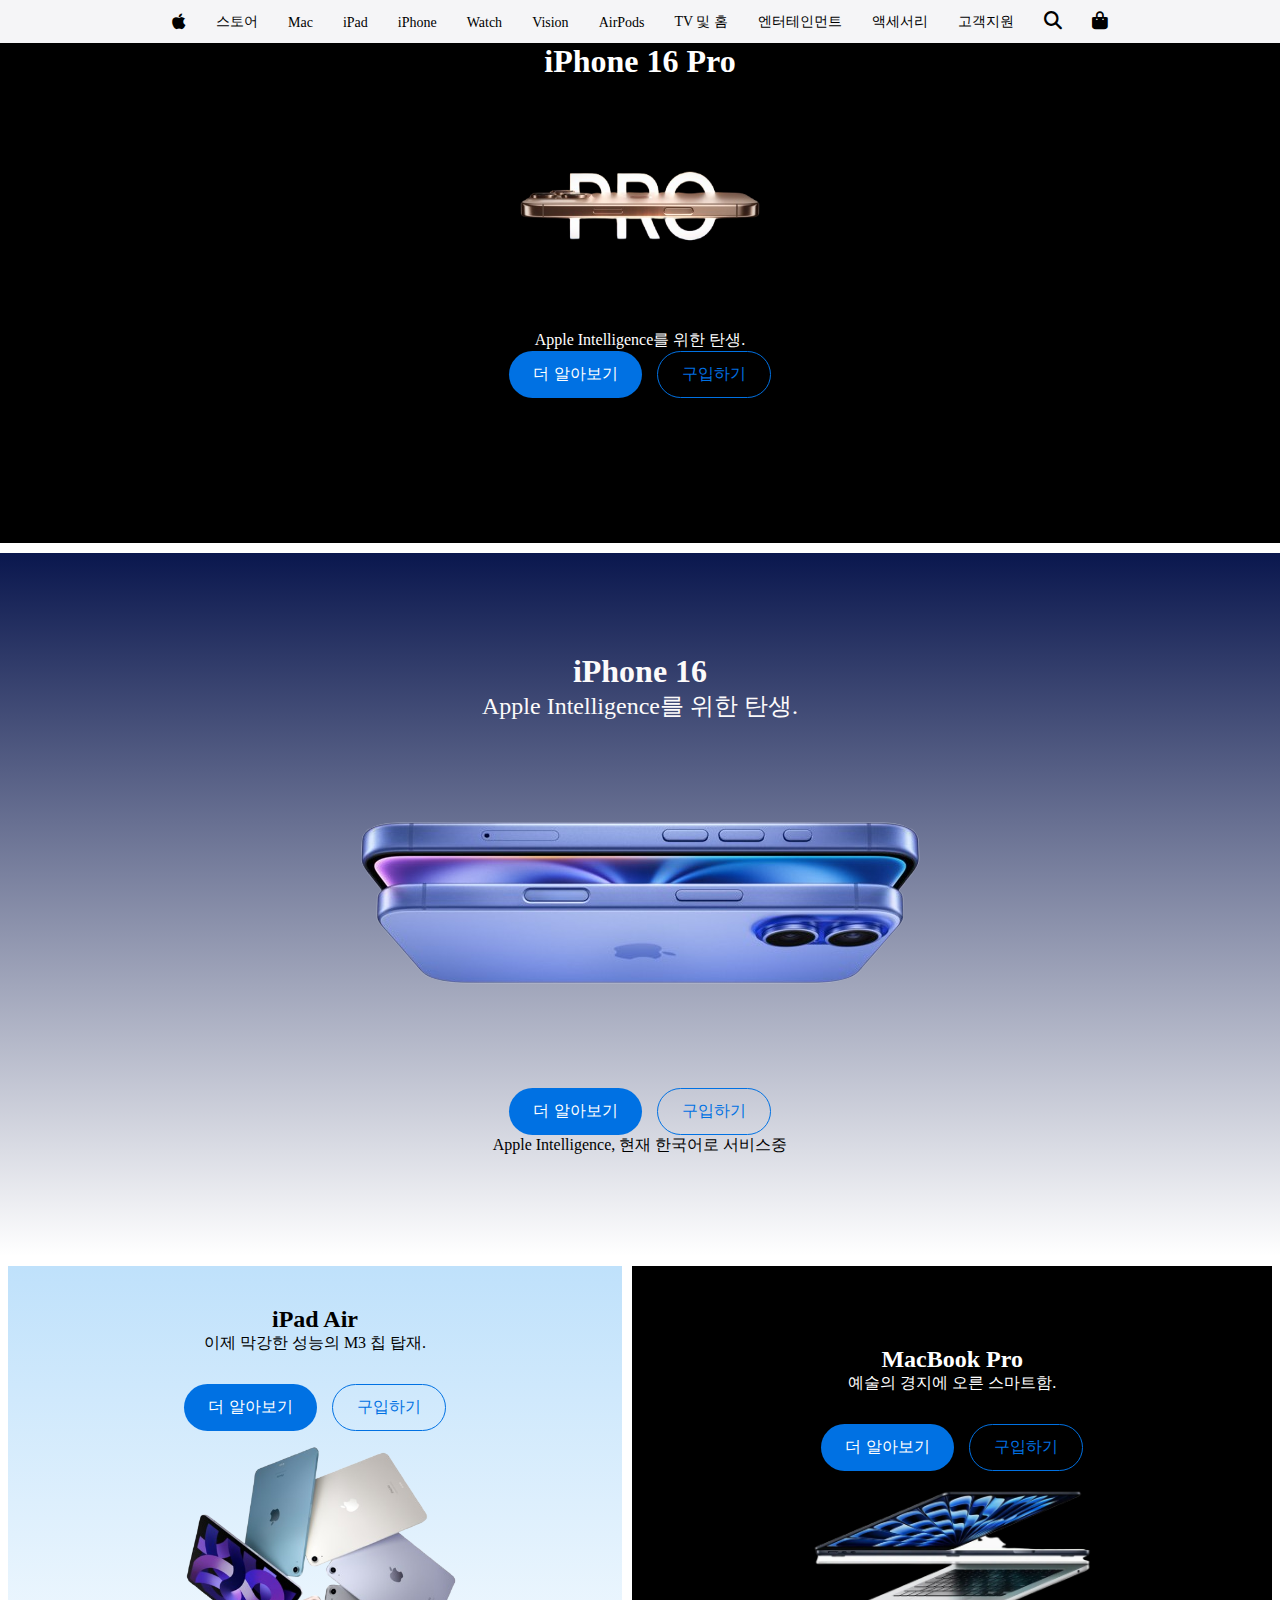
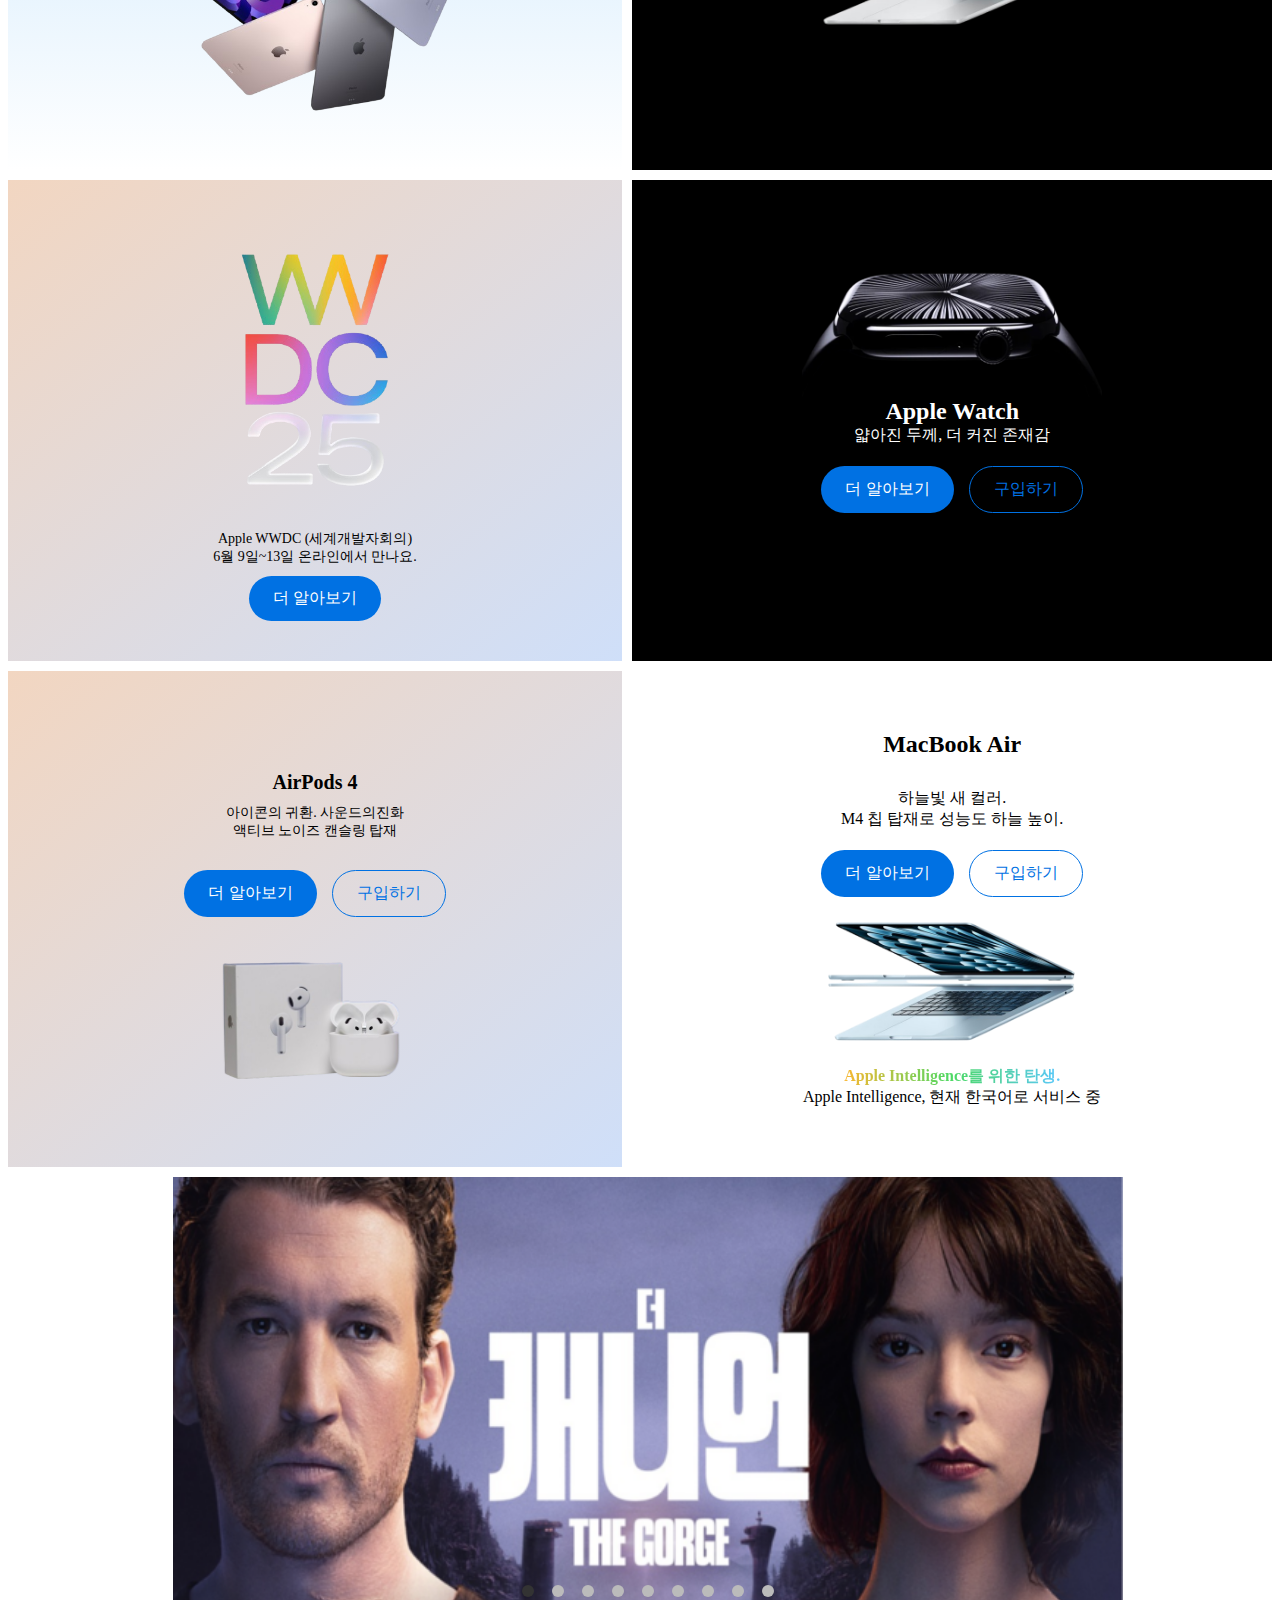
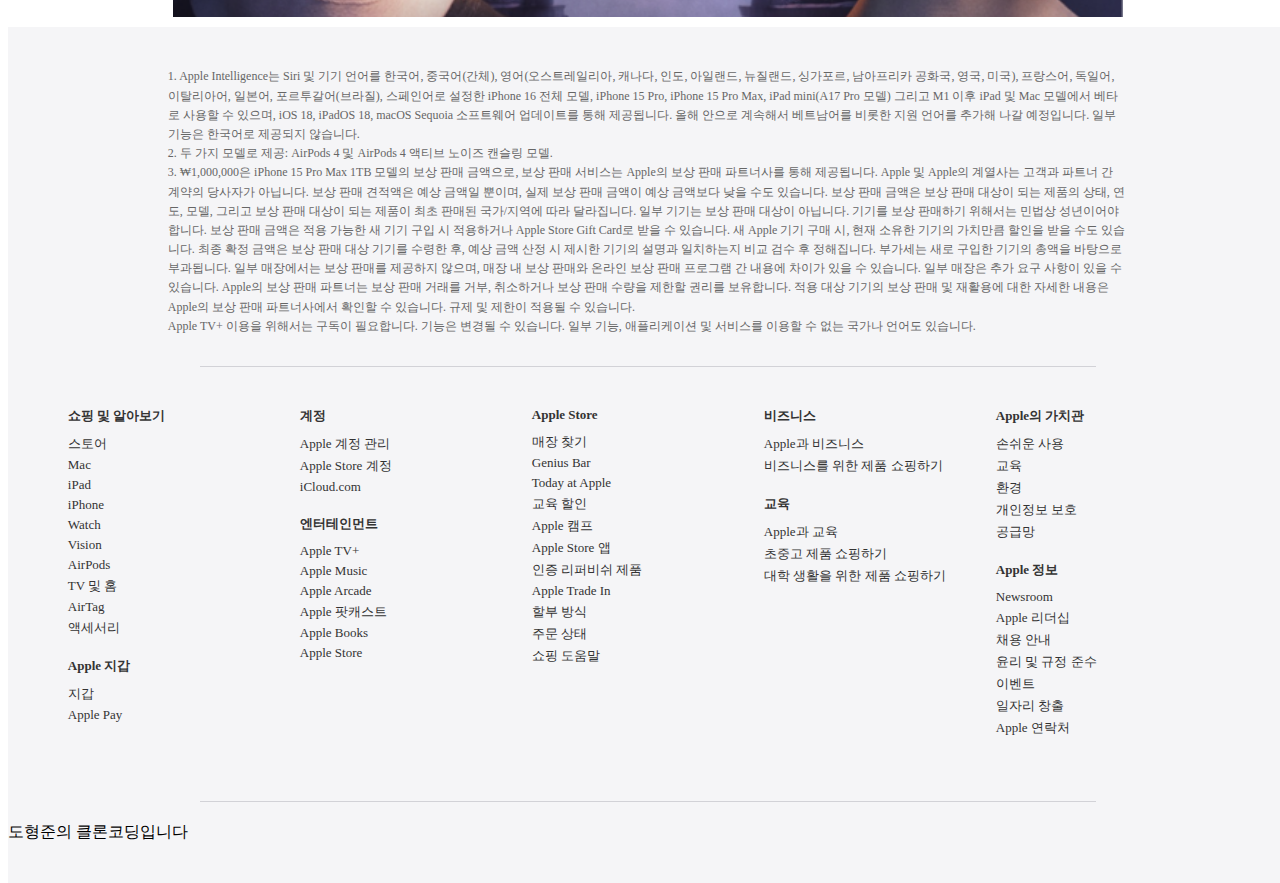
<file: clone/index.html>
<!DOCTYPE html>
<html lang="en">
<head>
    <meta charset="UTF-8">
    <meta name="viewport" content="width=device-width, initial-scale=1.0">
    <title>Document</title>
    <link href="클론.css" rel="stylesheet">
    <link rel="stylesheet" href="https://cdnjs.cloudflare.com/ajax/libs/font-awesome/6.5.0/css/all.min.css">

</head>
<body>
    <nav class="apple-nav">
        <ul class="nav-menu">
            <i class="fa-brands fa-apple"></i>
            <li><a href="#">스토어</a></li>
            <li><a href="#">Mac</a></li>
            <li><a href="#">iPad</a></li>
            <li><a href="#">iPhone</a></li>
            <li><a href="#">Watch</a></li>
            <li><a href="#">Vision</a></li>
            <li><a href="#">AirPods</a></li>
            <li><a href="#">TV 및 홈</a></li>
            <li><a href="#">엔터테인먼트</a></li>
            <li><a href="#">액세서리</a></li>
            <li><a href="#">고객지원</a></li>
            <li><a href="#"><i class="fas fa-search"></i></a></li>
            <li><a href="#"><i class="fas fa-shopping-bag"></i></a></li>
        </ul>
    </nav>
<div class="first">
<h1 class="first-pa">iPhone 16 Pro</h1>
<img src="first.png" class="first-image">
<p class="first-AI">Apple Intelligence를 위한 탄생.</p>
<div class="button-box">
    <button class="btn blue">더 알아보기</button>
    <button class="btn outline">구입하기</button>
  </div>
</div>
<div class="gap"></div>
<div class="secound">
    <h1 class="sec-pa">iPhone 16</h1>
    <p class="Sec-AI">Apple Intelligence를 위한 탄생.</p>
    <img src="10.png" class="secound-img">
    <div class="button-box">
        <button class="btn blue">더 알아보기</button>
        <button class="btn outline">구입하기</button>
        
        
    </div>
      <p class="sec-last">Apple Intelligence, 현재 한국어로 서비스중</p>
    
</div>    
<div class="gap"></div>

<section class="grid-wrap">
  
  <div class="fir">
    <h2>iPad Air</h2>
    <p>이제 막강한 성능의 M3 칩 탑재.</p>
    <div class="button-box">
      <button class="btn blue"style="margin-top: 30px;" >더 알아보기</button>
      <button class="btn outline"style="margin-top: 30px;">구입하기</button>
    </div>
    <img src="ipad.png" class="air-img">
  </div>

  
  <div class="bookpro">
    <h2 class="propara" style="margin-top: 40px;">MacBook Pro</h2>
    <p class="main">예술의 경지에 오른 스마트함.</p>
    <div class="button-box">
      <button class="btn blue" style="margin-top: 30px;">더 알아보기</button>
      <button class="btn outline" style="margin-top: 30px;">구입하기</button>
    </div>
    <img src="mac.png" class="mac-img">
  </div>

 
  <div class="grid-card">
    <img src="wwwdc.png" class="air-img">
    <p>Apple WWDC (세계개발자회의)<br>6월 9일~13일 온라인에서 만나요.</p>
    <div class="button-box">
      <button class="btn blue">더 알아보기</button>
    </div>
  </div>

  <div class="bookpro">
    <img src="watch.png" class="mac-img">
    <h2 style="text-align: center;">Apple Watch</h2>
    <p style="text-align: center;">얇아진 두께, 더 커진 존재감</p>
    <div class="button-box">
      <button class="btn blue" style="margin-top: 20px;">더 알아보기</button>
      <button class="btn outline" style="margin-top: 20px;">구입하기</button>
    </div>
  </div>

  
  <div class="grid-card">
    <h2 style="margin-top: 60px;">AirPods 4</h2>
    <p>아이콘의 귀환. 사운드의진화<br>액티브 노이즈 캔슬링 탑재</p>
    <div class="button-box">
      <button class="btn blue" style="margin-top: 20px;">더 알아보기</button>
      <button class="btn outline" style="margin-top: 20px;">구입하기</button>
    </div>
    <img src="airpods.png" class="air-img" >
  </div>

  <div class="macbook-img">
    <h2 class="propara"style="margin-top: 20px;">MacBook Air</h2>
    <p class="main" style="margin-top: 30px;">하늘빛 새 컬러.<br>M4 칩 탑재로 성능도 하늘 높이.</p>
    <div class="button-box">
      <button class="btn blue" style="margin-top: 20px;">더 알아보기</button>
      <button class="btn outline" style="margin-top: 20px;">구입하기</button>
    </div>
    <img src="macair.png" class="mac-img">
    <p class="gradient-text">Apple Intelligence를 위한 탄생.</p>
    <p style="text-align: center;">Apple Intelligence, 현재 한국어로 서비스 중</p>
  </div>
  <div class="carousel">
    <div class="slides">
      <div class="slide"><img src="p1.png" alt="" /></div>
      <div class="slide"><img src="p2.png" alt="" /></div>
      <div class="slide"><img src="p3.png" alt="" /></div>
      <div class="slide"><img src="p4.png" alt="" /></div>
      <div class="slide"><img src="p5.png" alt="" /></div>
      <div class="slide"><img src="p6.png" alt="" /></div>
      <div class="slide"><img src="p7.png" alt="" /></div>
      <div class="slide"><img src="p8.png" alt="" /></div>
      <div class="slide"><img src="p9.png" alt="" /></div>
      
    </div>
    <button class="next">▶</button>
    <div class="dots">
      <span class="dot active" data-index="0"></span>
      <span class="dot" data-index="1"></span>
      <span class="dot" data-index="2"></span>
      <span class="dot" data-index="3"></span>
      <span class="dot" data-index="4"></span>
      <span class="dot" data-index="5"></span>
      <span class="dot" data-index="6"></span>
      <span class="dot" data-index="7"></span>
      <span class="dot" data-index="8"></span>
    </div>
  </div>
  <section class="footer-wrap">
  <div class="footer-inner">
    <div class="footer-desc">
     <p>
      1. Apple Intelligence는 Siri 및 기기 언어를 한국어, 중국어(간체), 영어(오스트레일리아, 캐나다, 인도, 아일랜드, 뉴질랜드, 싱가포르, 남아프리카 공화국, 영국, 
      미국), 프랑스어, 독일어, 이탈리아어, 일본어, 포르투갈어(브라질), 스페인어로 설정한 iPhone 16 전체 모델, iPhone 15 Pro, iPhone 15 Pro Max, 
      iPad mini(A17 Pro 모델) 그리고 M1 이후 iPad 및 Mac 모델에서 베타로 사용할 수 있으며, iOS 18, iPadOS 18, macOS Sequoia 
      소프트웨어 업데이트를 통해 제공됩니다. 올해 안으로 계속해서 베트남어를 비롯한 지원 언어를 추가해 나갈 예정입니다. 일부 기능은 한국어로 제공되지 않습니다.<br>
      2. 두 가지 모델로 제공: AirPods 4 및 AirPods 4 액티브 노이즈 캔슬링 모델.<br>
      3. ₩1,000,000은 iPhone 15 Pro Max 1TB 모델의 보상 판매 금액으로, 보상 판매 서비스는 Apple의 보상 판매 파트너사를 통해 제공됩니다. Apple 및 Apple의 계열사는 고객과 파트너 간 계약의 당사자가 아닙니다. 보상 판매 견적액은 예상 금액일 뿐이며, 실제 보상 판매 금액이 예상 금액보다 낮을 수도 있습니다. 보상 판매 금액은 보상 판매 대상이 되는 제품의 상태, 연도, 모델, 그리고 보상 판매 대상이 되는 제품이 최초 판매된 국가/지역에 따라 달라집니다. 일부 기기는 보상 판매 대상이 아닙니다. 기기를 보상 판매하기 위해서는 민법상 성년이어야 합니다. 
      보상 판매 금액은 적용 가능한 새 기기 구입 시 적용하거나 Apple Store Gift Card로 받을 수 있습니다. 
      새 Apple 기기 구매 시, 현재 소유한 기기의 가치만큼 할인을 받을 수도 있습니다. 최종 확정 금액은 보상 판매 대상 기기를 수령한 후, 
      예상 금액 산정 시 제시한 기기의 설명과 일치하는지 비교 검수 후 정해집니다. 부가세는 새로 구입한 기기의 총액을 바탕으로 부과됩니다. 
      일부 매장에서는 보상 판매를 제공하지 않으며, 매장 내 보상 판매와 온라인 보상 판매 프로그램 간 내용에 차이가 있을 수 있습니다. 
      일부 매장은 추가 요구 사항이 있을 수 있습니다. Apple의 보상 판매 파트너는 보상 판매 거래를 거부, 취소하거나 보상 판매 수량을 제한할 권리를 보유합니다.
       적용 대상 기기의 보상 판매 및 재활용에 대한 자세한 내용은 Apple의 보상 판매 파트너사에서 확인할 수 있습니다. 규제 및 제한이 적용될 수 있습니다.<br>
       Apple TV+ 이용을 위해서는 구독이 필요합니다.
      기능은 변경될 수 있습니다. 일부 기능, 애플리케이션 및 서비스를 이용할 수 없는 국가나 언어도 있습니다.

    
    </div>
      
    </div>
    <div class="last-line"></div>
    <div class="footer-links">
      <div class="column">
        <strong>쇼핑 및 알아보기</strong>
        <a href="#">스토어</a>
        <a href="#">Mac</a>
        <a href="#">iPad</a>
        <a href="#">iPhone</a>
        <a href="#">Watch</a>
        <a href="#">Vision</a>
        <a href="#">AirPods</a>
        <a href="#">TV 및 홈</a>
        <a href="#">AirTag</a>
        <a href="#">액세서리</a>
        <br>
        <strong>Apple 지갑</strong>
        <a href="#">지갑</a>
        <a href="#">Apple Pay</a>
      </div>
    
      <div class="column">
        <strong>계정</strong>
        <a href="#">Apple 계정 관리</a>
        <a href="#">Apple Store 계정</a>
        <a href="#">iCloud.com</a>
        <br>
        <strong>엔터테인먼트</strong>
        <Apple href="#"><Apple One></a>
        <a href="#">Apple TV+</a>
        <a href="#">Apple Music</a>
        <a href="#">Apple Arcade</a>
        <a href="#">Apple 팟캐스트</a>
        <a href="#">Apple Books</a>
        <a href="#">Apple Store</a>
      </div>
   
    
      <div class="column">
        <strong>Apple Store</strong>
        <a href="#">매장 찾기</a>
        <a href="#">Genius Bar</a>
        <a href="#">Today at Apple</a>
        <a href="#">교육 할인</a>
        <a href="#">Apple 캠프</a>
        <a href="#">Apple Store 앱</a>
        <a href="#">인증 리퍼비쉬 제품</a>
        <a href="#">Apple Trade In</a>
        <a href="#">할부 방식</a>
        <a href="#">주문 상태</a>
        <a href="#">쇼핑 도움말</a>

      </div>
    
      <div class="column">
        <strong>비즈니스</strong>
        <a href="#">Apple과 비즈니스</a>
        <a href="#">비즈니스를 위한 제품 쇼핑하기</a>
        <br>
        <strong>교육</strong>
        <a href="#">Apple과 교육</a>
        <a href="#">초중고 제품 쇼핑하기</a>
        <a href="#">대학 생활을 위한 제품 쇼핑하기</a>
      </div>
    
      <div class="column">
        <strong>Apple의 가치관</strong>
        <a href="#">손쉬운 사용</a>
        <a href="#">교육</a>
        <a href="#">환경</a>
        <a href="#">개인정보 보호</a>
        <a href="#">공급망</a>
        <br>
        <strong>Apple 정보</strong>
        <a href="#">Newsroom</a>
        <a href="#">Apple 리더십</a>
        <a href="#">채용 안내</a>
        <a href="#">윤리 및 규정 준수</a>
        <a href="#">이벤트</a>
        <a href="#">일자리 창출</a>
        <a href="#">Apple 연락처</a>
      </div>
    </div>
    <div class="last-line"></div>
    </div>
    <p style="margin-top: 20px;">도형준의 클론코딩입니다</ps>
  </section>
   
  <script src="clone.js"></script>
  
</body>
</html>
</file>
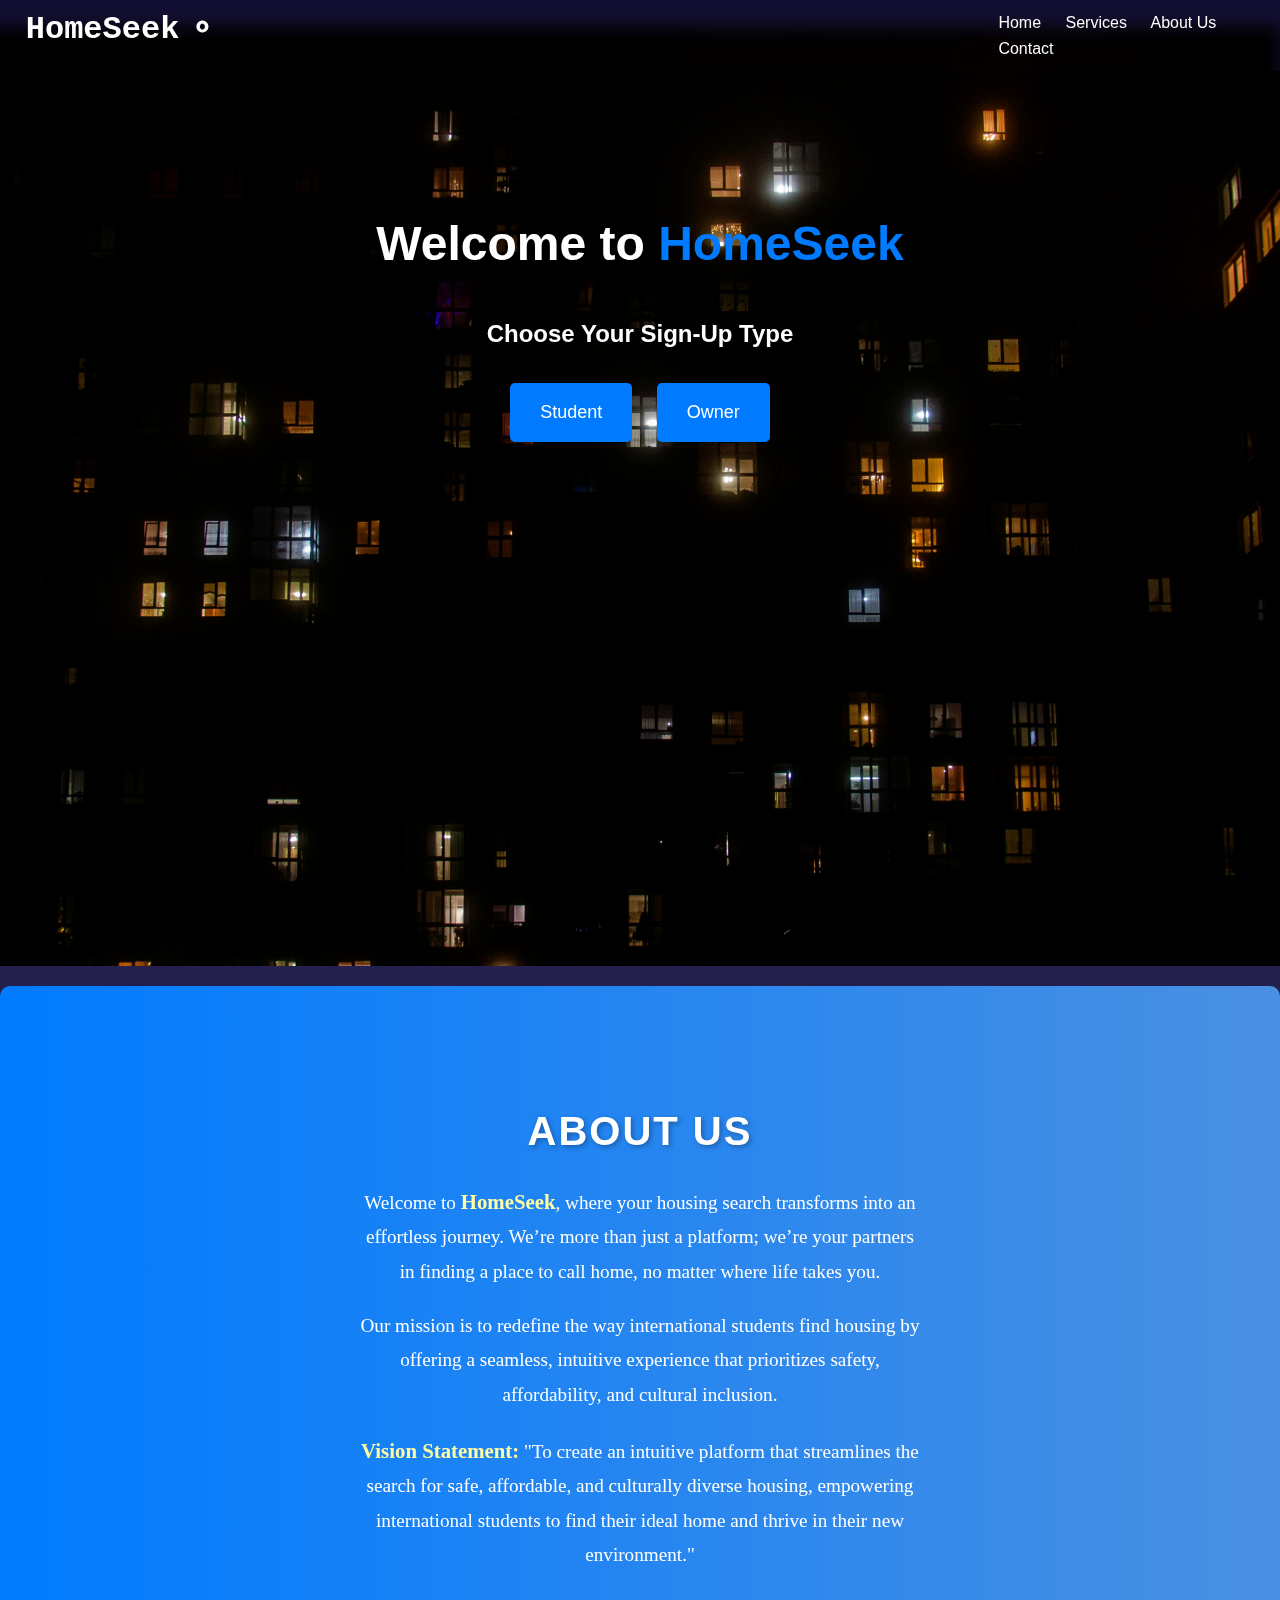
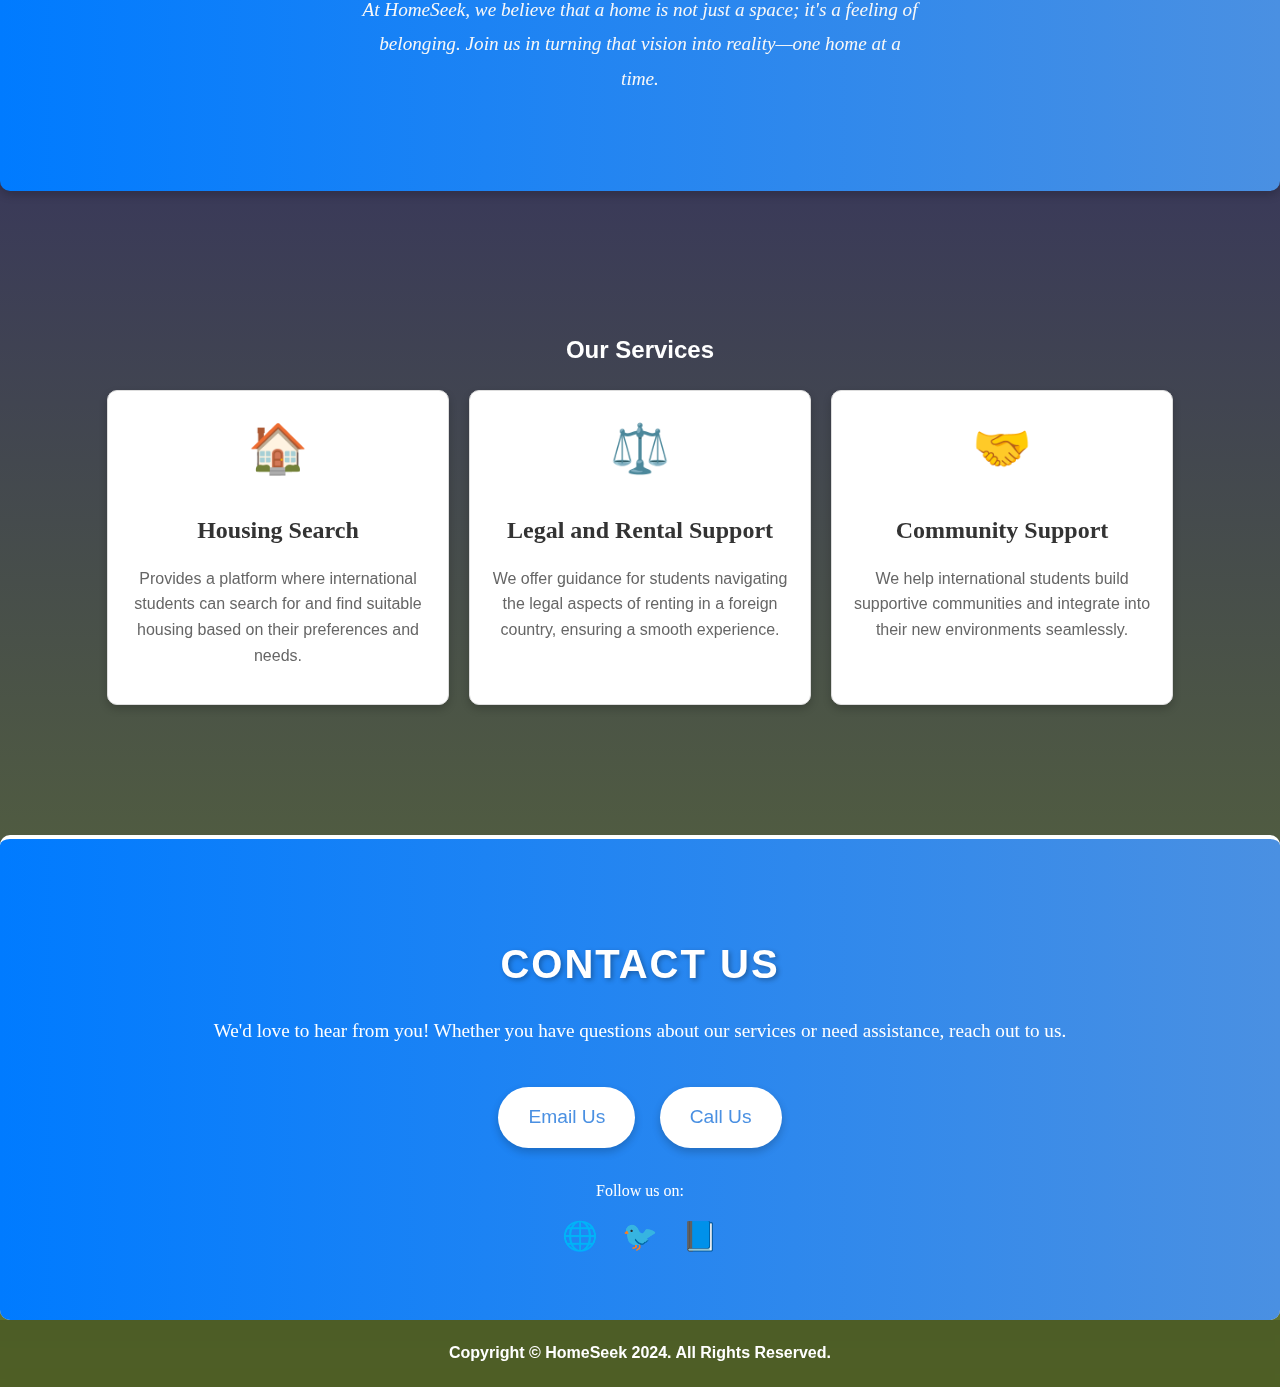
<file: Homepage/index.html>
<!DOCTYPE html>
<html lang="en">

<head>
    <title>Welcome to HomeSeek</title>
    <link rel="stylesheet" type="text/css" href="home.css">
    <script type="text/javascript" src="signin.js"></script>
    <link rel="icon" href= "./Logo/Logo.png" type="image/x-icon" />
</head>

<body>

    <!-- Navigation Bar -->
    <nav class="nav">
        <h1 class="hs">HomeSeek &#9900;</h1>
        <a href="index.html">Home</a>
        <a href="#services">Services</a>
        <a href="#about">About Us</a>
        <a href="#contact">Contact</a>
    </nav>

    <br>
    <!-- Main Content -->
    <div class="content" style="background: url('dark.jpg') no-repeat center center/cover; height: 100vh;">
        <br>
        <section class="hero">
            <div class="hero-content">
                <br><br><br><br>
                <h1>Welcome to <span>HomeSeek</span></h1>

                <div class="login-options">
                    <h2 class="choose">Choose Your Sign-Up Type</h2>

                    <!-- Login options -->
                    <div class="login-buttons">
                        <a href="./LoginPages/studentindex.html" class="button student-btn">Student</a>
                        <a href="./LoginPages/owner.html" class="button owner-btn">Owner</a>
                    </div>
                </div>
            </div>

        </section>



    </div>
    <!--About Us-->
    <section id="about" class="about-us">
        <h2>About Us</h2>
        <p><p>Welcome to <b>HomeSeek</b>, where your housing search transforms into an effortless journey. We’re more than just a platform; we’re your partners in finding a place to call home, no matter where life takes you.</p>
        <p>Our mission is to redefine the way international students find housing by offering a seamless, intuitive experience that prioritizes safety, affordability, and cultural inclusion.</p>
        <p><b>Vision Statement:</b> "To create an intuitive platform that streamlines the search for safe, affordable, and culturally diverse housing, empowering international students to find their ideal home and thrive in their new environment."</p>
        <p>At HomeSeek, we believe that a home is not just a space; it's a feeling of belonging. Join us in turning that vision into reality—one home at a time.</p>
    </section>
        
    </section>

    <!-- Services Section -->
    <section id="services" class="section">
        <h2 class="ourser">Our Services</h2>
        <div class="service-cards">
            <div class="card">
                <div class="card-icon">🏠</div>
                    <h3>Housing Search</h3>
                    <p>Provides a platform where international students can search for and find suitable housing based on their preferences and needs.</p>
                </div>
            <div class="card">
                <div class="card-icon">⚖️</div>
                    <h3>Legal and Rental Support</h3>
                    <p>We offer guidance for students navigating the legal aspects of renting in a foreign country, ensuring a smooth experience.</p>
                </div>
            <div class="card">
                <div class="card-icon">🤝</div>
                    <h3>Community Support</h3>
                    <p>We help international students build supportive communities and integrate into their new environments seamlessly.</p>
            </div>
        </div>
    </section>

    <!--Contact-->
    <section id="contact" class="section contact-us">
        <h2>Contact Us</h2>
        <p>We'd love to hear from you! Whether you have questions about our services or need assistance, reach out to us.</p>
        <div class="contact-options">
            <a href="mailto:info@mycompany.com" class="btn contact-btn">Email Us</a>
            <a href="tel:+1234567890" class="btn contact-btn">Call Us</a>
        </div>
        <div class="social-links">
            <p>Follow us on:</p>
            <a href="#" class="social-icon">🌐</a>
            <a href="#" class="social-icon">🐦</a>
            <a href="#" class="social-icon">📘</a>
        </div>
    </section>

    <!-- Footer -->
    <footer class="footer">
        <h1>Copyright &copy; HomeSeek 2024. All Rights Reserved.</h1>
    </footer>
</body>

</html>
</file>
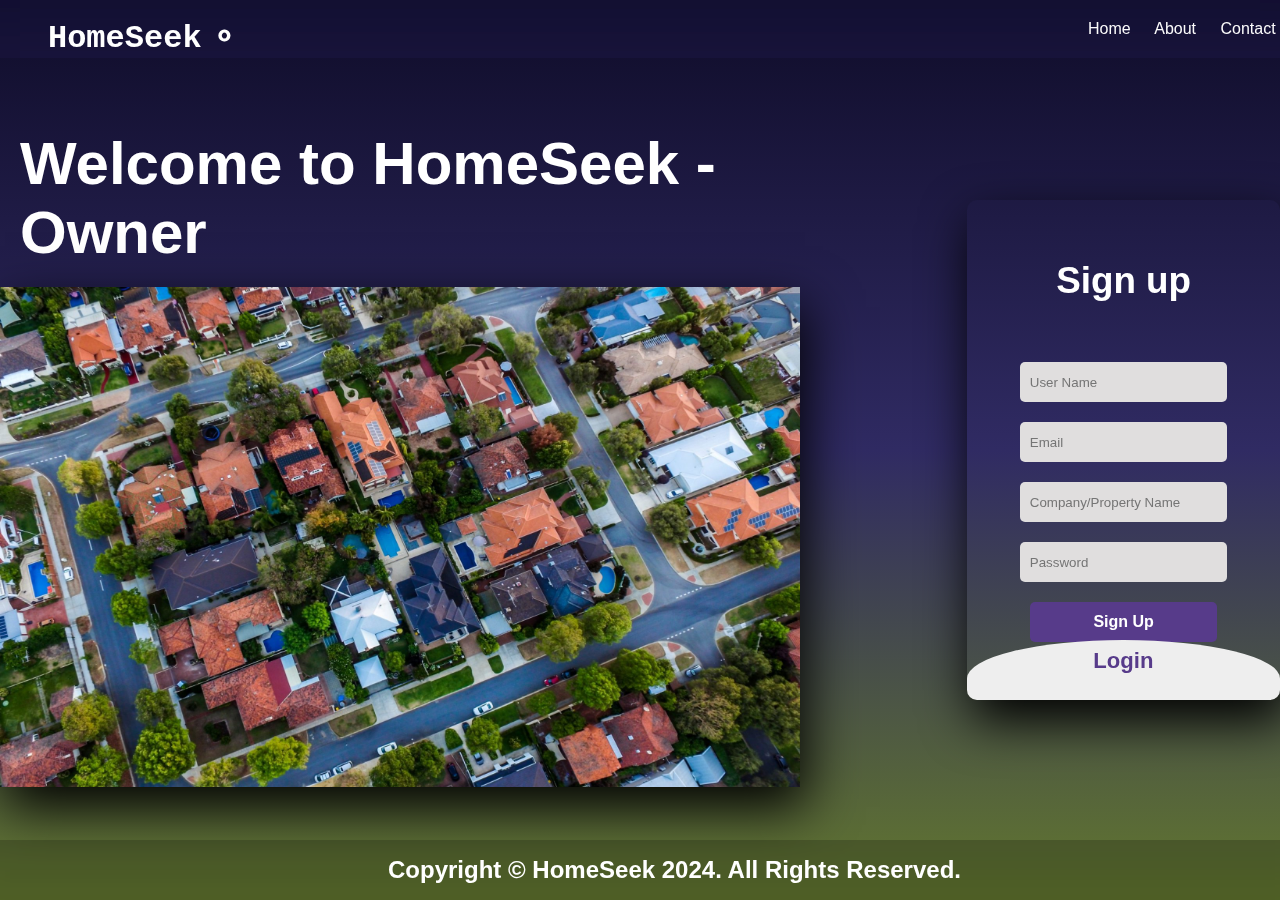
<file: LoginPages/owner.html>
<!DOCTYPE html>
<html>
<head>
    <title>Welcome to HomeSeek - Owner</title>
    <link rel="icon" href="../Logo/Logo.png" type="image/x-icon" />
    <link rel="stylesheet" type="text/css" href="style2.css">
    <script type="text/javascript" src="signin.js"></script>
</head>
<body onload="autoslide()">
    
    <nav class="nav">
        <h1 class="hs">HomeSeek &#9900;</h1>
        <a href="../HomePage/index.html">Home</a>
        <a href="#">About</a>
        <a href="#">Contact Us</a>
    </nav>

    <div>
        <h1 class="title">Welcome to HomeSeek - Owner</h1>
        <img src="housing.jpg" class="welcomeimg" id="pic" alt="Picture displaying houses" width="800px" height="500px">
    </div>

    <div class="blank">
    </div>

    <div class="main">
        <input type="checkbox" id="chk" aria-hidden="true">

        <!-- Signup Form for Owner -->
        <div class="signup">
            <form action="owner_signup.php" method="POST">
                <label for="chk" aria-hidden="true">Sign up</label>
                <input type="text" name="txt" id="signup-username" placeholder="User Name" required="">
                <input type="email" name="email" id="signup-email" placeholder="Email" required="">
                <input type="text" name="company" id="signup-company" placeholder="Company/Property Name" required="">
                <input type="password" name="pswd" id="signup-password" placeholder="Password" required="">
                <input type="submit" value="Sign Up" class="button">
            </form>
        </div>

        <!-- Login Form for Owner -->
        <div class="login">
            <form action="owner_login.php" method="POST">
                <label for="chk" aria-hidden="true">Login</label>
                <input type="email" name="email" id="login-email" placeholder="Email" required="">
                <input type="password" name="pswd" id="login-password" placeholder="Password" required="">
                <input type="submit" value="Login" class="button">
            </form>
        </div>
    </div>

    <nav class="footer">
        <h1>Copyright &copy; HomeSeek 2024. All Rights Reserved.</h1>
    </nav>
</body>
</html>
</file>
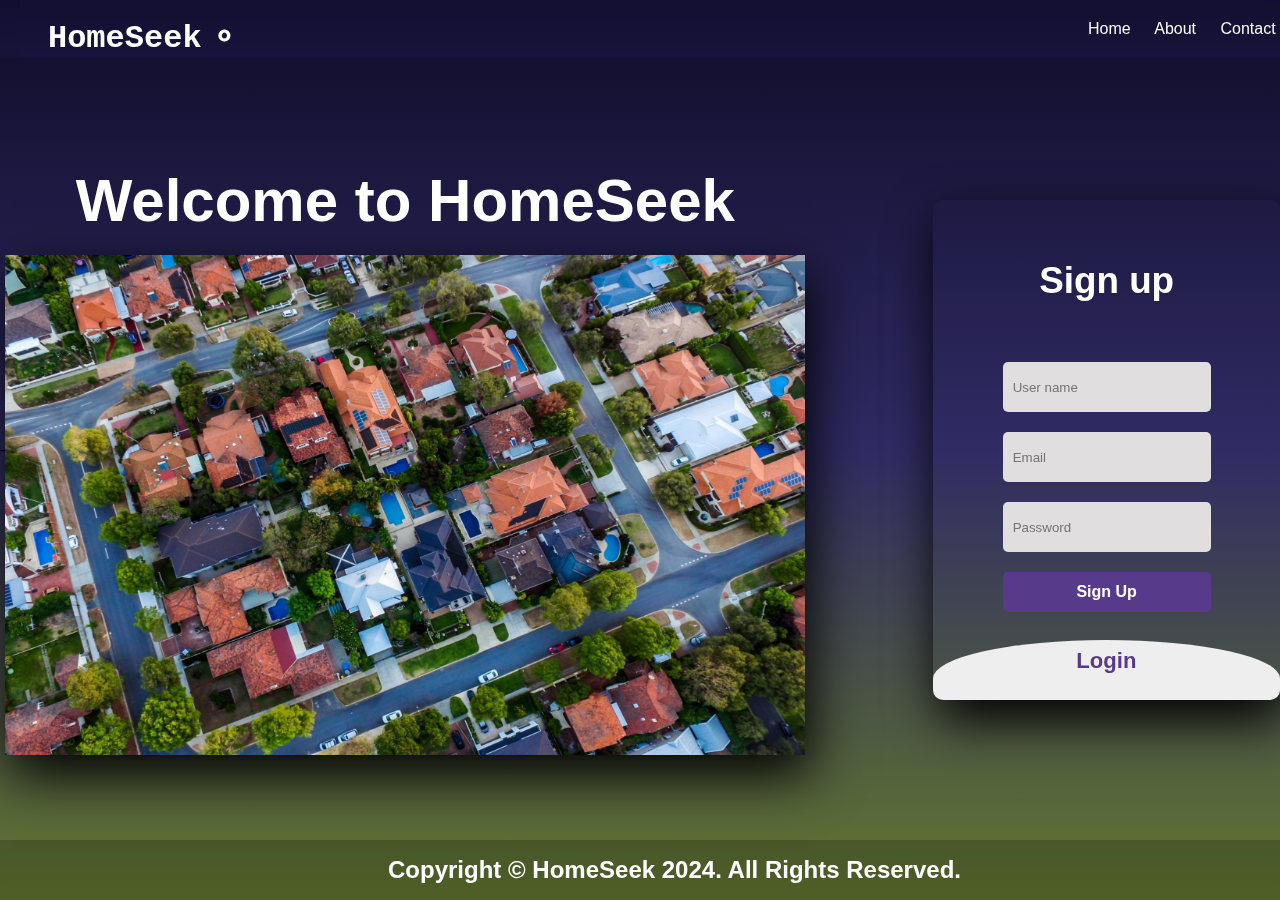
<file: LoginPages/studentindex.html>
-<!--This is Login Page is for Students-->
<!DOCTYPE html>
<html>
<head>
	<title>Welcome to HomeSeek</title>
	<link rel="icon" href= "../Logo/Logo.png" type="image/x-icon" />
	<link rel="stylesheet" type="text/css" href="style.css">
	<script type="text/javascript" src="signin.js"></script>
	
</head>
<body onload="autoslide()">
	
	<nav class="nav">
		<h1 class="hs">HomeSeek &#9900;</h1>
		<a href="../HomePage/index.html">Home</a>
		
		<a href="#">About</a>
		
		<a href="#">Contact Us</a>
	</nav>
    <div>
        <h1 class="title">Welcome to HomeSeek</h1>
        <img src="housing.jpg" class="welcomeimg" id="pic" alt="Picture displaying houses." width="800px" height="500px">
    </div>
	<div class="blank">

	</div>
	<div class="main">  	
		<input type="checkbox" id="chk" aria-hidden="true">

			<div class="signup">
				<form action="studentsignup.php" method="POST">
					<label for="chk" aria-hidden="true">Sign up</label>
					<input type="text" name="txt" id="signup-username" placeholder="User name" required="">
					<input type="email" name="email" id="signup-email" placeholder="Email" required="">
					<input type="password" name="pswd" id="signup-password" placeholder="Password" required="">
					<input type="submit" value="Sign Up" class="button">
				</form>
			</div>
			<div class="login">
				<form action="studentlogin.php" method="POST">
					<label for="chk" aria-hidden="true">Login</label>
					<input type="email" name="email" id="login-email" placeholder="Email" required="">
					<input type="password" name="pswd" id="login-password" placeholder="Password" required="">
					<input type="submit" value="Login" class="button">
				</form>
			</div>
	</div>
	<nav class="footer">
		<h1>Copyright &copy; HomeSeek 2024. All Rights Reserved.</h1>
	</nav>
</body>
</html>
</file>
<file: clone/클론.css>
* {
  margin: 0;
  padding: 0;
  box-sizing: border-box;


}
body{
  overflow-x: hidden;
}
.apple-nav {
  background-color: #f5f5f7;
  padding: 12px 0;
  position: sticky;
  top: 0px;
  z-index: 10; 
}

.nav-menu {
  display: flex;
  justify-content: center;
  align-items: center;
  gap: 30px;
  list-style: none;
  
}

.nav-menu li a {
  text-decoration: none;
  color: #000;
  font-size: 14px;
  font-weight: 400;
}

.nav-menu i {
  font-size: 18px;
}

.first{
  background-color: black;
  width: 100%;
  height: 500px;
  color: white;
}
.first-pa, .sec-pa{
  text-align: center;
}
.first-image{
  width: 400px;
  height:250px;
  margin-left: auto;
  margin-right: auto;
  display: block;
  

}

.first-AI, .Sec-AI{
  text-align: center;

}
.btn {
padding: 12px 24px;
border-radius: 30px;
font-size: 16px;
cursor: pointer;
border: none;
display: inline-block;
display: inline-block;
}

.button-box {
display: flex;
justify-content: center;
gap: 15px;

}

.btn.blue {
background-color: #0071e3;
color: white;
}

.btn.outline {
background-color: transparent;
border: 1px solid #0071e3;
color: #0071e3;
}

.btn.outline:hover {
background-color: #0071e3;
color: white;
}


.gap{
  width: 100%;
  height: 10px;
  background-color: white;
}
.secound {
  background: linear-gradient(to bottom, #0a174e, #ffffff);
  padding: 100px 0;
  text-align: center;
  color: rgb(252, 250, 250);
}

.Sec-AI{
  font-size: 24px;
}
.sec-last{
  color: black;
}
.fir{
  background: linear-gradient(to bottom, #bfe1fb, #ffffff);
padding: 100px 0;
text-align: center;
}
.bookpro{
  background-color: black;
  color: white;
  
}
.propara{
  text-align: center;
}
.main{
  text-align: center;
}
.thir-pa, .thi-intro{
  text-align: center;
  font-size: 28px;
  font-style: bold;
}

.thi-img{
  width: 330px;
  height: 300px;
  display: block;
  margin-left: auto;
  margin-right: auto;
}

.gradient-text{
  background: linear-gradient(to right, #e03e5d, #ff6e40, #f7b731, #4cd964, #5ac8fa, #007aff, #5856d6);
-webkit-background-clip: text;
-webkit-text-fill-color: transparent;
font-weight: bold;
text-align: center;
}
.grid-wrap {
  display: grid;
  grid-template-columns: 48% 50%;
  justify-content: center;
  gap: 10px;
}

.grid-card {
  background: linear-gradient(to bottom right, #f2d6c1, #cfdff9);
  padding: 20px 15px;
  text-align: center;
  display: flex;
  flex-direction: column;
  gap: 10px;
  
}
.grid-card, .bookpro, .macbook-img, .fir {
  padding: 40px 0;
}

.grid-card h2 {
  font-size: 20px;
}

.grid-card p {
  font-size: 14px;
}

.air-img,
.mac-img {
  width: 100%;
  max-width: 300px;
  height: auto;
  margin: 0 auto;
  display: block;
  margin-left: auto;
  margin-right: auto;
}
.carousel {
  width: 100vw;
  aspect-ratio: 16 / 5.5;
  overflow: hidden;
  margin: 0 auto; 
  position: relative;
}



.slides {
  display: flex;
  width: calc(100vw * 9); 
  transition: transform 0.5s ease-in-out;
}

.slide {
  width: 100vw;
  flex-shrink: 0;
  
}

.slide img {
  width: 150%;         
  max-width: 950px;
  height: auto;
  display: block;
  margin: 0 auto;    
  object-fit: contain;
}

.dots {
  position: absolute;
  bottom: 20px;
  left: 50%;
  transform: translateX(-50%);
  z-index: 99;
  display: flex;
  justify-content: center;
  gap: 8px;
}


.dot {
  display: inline-block;
  width: 12px;
  height: 12px;
  margin: 0 5px;
  background: #bbb;
  border-radius: 50%;
  cursor: pointer;
}

.dot.active {
  background: #333;
}
.grid-wrap > .carousel {
  grid-column: 1 / -1;
}
.next{
 margin-left: 1350px;
 cursor: pointer;
 border-radius: 20px;
 width: 25px;
 height: 25px;
 background-color: rgb(180, 178, 178);
 border: none;
 font-size: 16px;
}
.footer-wrap {
  background-color: #f5f5f7;
  width: 100vw; /* 💥 여기 핵심! 화면 전체 너비 */
  padding: 40px 0;
}

.footer-inner {
  max-width: 1000px;
  margin: 0 auto;
  padding: 0 20px;
}

.footer-desc {
  font-size: 12px;
  color: #666;
  line-height: 1.6;
  text-align: left;
}

.last-line{
  width: 70%;
  height: 1px;
  background-color: #d2d2d7;
  margin: 0 auto;
  margin-top: 30px;
  
}
.footer-links {
  display: flex;
  justify-content: space-between;
  flex-wrap: wrap;
  max-width: 1200px;
  margin: 40px auto;
  padding: 0 20px;
  font-size: 13px;
  color: #333;
}

.footer-links .column {
  flex: 1;
  min-width: 150px;
  margin-bottom: 20px;
}

.footer-links .column strong {
  display: block;
  margin-bottom: 10px;
  font-weight: bold;
}

.footer-links a {
  display: block;
  color: #333;
  text-decoration: none; /* ❌ 기본 밑줄 제거 */
  cursor: pointer;       /* ✅ 손가락 커서 */
  margin: 4px 0;
  transition: all 0.2s ease; /* 부드럽게 */
}

.footer-links a:hover {
  text-decoration: underline; /* ✅ 마우스 올리면 밑줄 생김 */
}
</file>
<file: Homepage/home.css>
body {
    margin: 0;
    padding: 0;
    line-height: 1.6;
    font-family: 'Jost', sans-serif;
    background: linear-gradient(to bottom, #0f0c29, #302b63, #62772e);
}

.title {
    color: #fff;
    font-size: 60px;
    text-align: center;
    margin: 20px 0;
    font-weight: bold;
}

.content {
    text-align: center;
    padding: 20px;
}

.welcomeimg {
    box-shadow: 5px 20px 50px #000;
    max-width: 100%;
    height: auto;
}

.login-options {
    margin-top: 20px;
}

.choose {
    color: #fff;
    font-size: 24px;
}

.login-buttons {
    margin-top: 10px;
}

.button {
    display: inline-block;
    padding: 15px 30px;
    margin: 10px;
    font-size: 18px;
    color: #fff;
    background-color: #007BFF;
    border: none;
    border-radius: 5px;
    cursor: pointer;
    text-decoration: none;
    transition: background-color 0.3s ease;
}

.button:hover {
    background-color: #6d44b8;
}

.main {
    width: 350px;
    height: 500px;
    background: #f0f0f0;
    margin: 30px auto;
    padding: 30px;
    border-radius: 10px;
    box-shadow: 5px 20px 50px #000;
    display: none;
}

#student-login, #owner-login {
    display: none;
}

.signup, .login {
    margin-bottom: 20px;
}

input {
    width: 80%;
    height: 40px;
    margin: 10px auto;
    padding: 10px;
    border: none;
    outline: none;
    border-radius: 5px;
    background: #e0dede;
}

button {
    width: 80%;
    height: 40px;
    margin: 20px auto;
    display: block;
    color: #fff;
    background: #573b8a;
    font-size: 1em;
    font-weight: bold;
    border: none;
    border-radius: 5px;
    cursor: pointer;
}

button:hover {
    background: #007BFF;
}

.nav {
	position: absolute;
	top: 0;
	left: 0;
	width: 21%;
	padding: 10px 20px 10px;
	padding-left: 78%;
	align-items: center;
	backdrop-filter: blur(8px) brightness(1.2);
	-webkit-backdrop-filter: blur(8px) brightness(1.2);
	color: white;
	font-size: 16px;	
} 

a {
	text-decoration: none;
	color: rgb(251, 251, 251);
	margin-right: 20px;
    transition: .8s;
}

.hs{
	color: white;
	font-family: 'Courier New', monospace;
	word-spacing: -10px;
	position: fixed;
	top: -25%;
	left: 2%;

}
  
a::before {
	transition: .8s;
	transform: scale(.9);
	z-index: -1;
}
  
a:hover::before {
	transform: scale(1.1);
}
  
a:hover {
	color: #ffee10;
	box-shadow: 0 0 10px #d9d9d4;
	text-shadow: 0 10px 10px #ffee10;
}

html{
    scroll-behavior: smooth;
}

.section {
    padding: 100px 20px;
    text-align: center;
}

#about {
    background-color: #ddd;
}

#contact {
    background-color: #ddd;
}

.hero-content h1 {
    font-size: 3rem;
}

.hero-content h1 span {
    color: #007BFF;
}

.hero-content p {
    font-size: 1.5rem;
    margin-bottom: 20px;
}
.ourser{
    color: white;
}
.hero {
    display: flex;
    justify-content: center;
    align-items: center;
    text-align: center;
    color: white;
}

.service-cards {
    display: flex;
    justify-content: center;
    gap: 30px;
    flex-wrap: wrap;
}

.card {
    background-color: #fff;
    padding: 20px;
    box-shadow: 5 10px 15px rgba(255, 254, 254, 0.992);
    border-radius: 10px;
    width: 300px;
}

.card h3 {
    margin-bottom: 15px;
    font-size: 1.5rem;
}

.card p {
    font-size: 1rem;
}

footer {
    font-size: 8px;
    color: white;
    padding: 10px 0;
    text-align: center;
    backdrop-filter: blur(2px) brightness(0.8);
    -webkit-backdrop-filter: blur(2px) brightness(0.8);
}

.card-content {
    display: none;
}

.card-content.visible {
    display: block;
}

.about-us {
    background: linear-gradient(to right, #007BFF, #4a90e2); /* Gradient background */
    padding: 80px 360px;
    border-radius: 10px;
    margin: 20px auto;
    max-width: 800px;
    box-shadow: 0 4px 10px rgba(0, 0, 0, 0.2);
    color: white;
    text-align: center;
}

.about-us h2 {
    font-family: 'Arial', sans-serif;
    font-size: 2.5rem;
    margin-bottom: 20px;
    text-transform: uppercase;
    letter-spacing: 2px;
    color: #ffffff;
    text-shadow: 2px 2px 5px rgba(0, 0, 0, 0.3);
}

.about-us p {
    font-family: 'Georgia', serif;
    font-size: 1.2rem;
    line-height: 1.8;
    margin-bottom: 15px;
}

.about-us b {
    font-size: 1.3rem;
    color: #fffda5; /* Highlighted text */
}

.about-us p:last-child {
    font-style: italic;
    margin-top: 20px;
    color: #f8f8f8;
}
.our-services {
    background: linear-gradient(to bottom, #ffffff, #f1f1f1); /* Soft gradient background */
    padding: 60px 20px;
    text-align: center;
    border-top: 4px solid #4a90e2; /* Adds a separator */
}

.our-services h2 {
    font-family: 'Arial', sans-serif;
    font-size: 2.5rem;
    color: #333;
    text-transform: uppercase;
    margin-bottom: 40px;
    letter-spacing: 2px;
    text-shadow: 1px 1px 3px rgba(0, 0, 0, 0.1);
}

.service-cards {
    display: flex;
    flex-wrap: wrap;
    justify-content: center;
    gap: 20px;
}

.card {
    background: #ffffff;
    border: 1px solid #ddd;
    border-radius: 10px;
    padding: 20px;
    width: 300px;
    box-shadow: 0 4px 8px rgba(0, 0, 0, 0.2);
    transition: transform 0.3s ease, box-shadow 0.3s ease;
    text-align: center;
}

.card:hover {
    transform: scale(1.05);
    box-shadow: 0 8px 15px rgba(0, 0, 0, 0.3);
}

.card-icon {
    font-size: 3rem;
    color: #4a90e2;
    margin-bottom: 15px;
}

.card h3 {
    font-family: 'Georgia', serif;
    font-size: 1.5rem;
    margin-bottom: 10px;
    color: #333;
}

.card p {
    font-family: 'Arial', sans-serif;
    font-size: 1rem;
    color: #666;
    line-height: 1.6;
}
.contact-us {
    background: linear-gradient(to right,  #007BFF, #4a90e2); /* Vibrant gradient */
    color: #ffffff;
    padding: 60px 20px;
    text-align: center;
    border-top: 4px solid #ffffff;
    border-radius: 10px;
    margin-top: 30px;
}

.contact-us h2 {
    font-family: 'Arial', sans-serif;
    font-size: 2.5rem;
    margin-bottom: 20px;
    text-transform: uppercase;
    letter-spacing: 2px;
    text-shadow: 2px 2px 5px rgba(0, 0, 0, 0.3);
}

.contact-us p {
    font-family: 'Georgia', serif;
    font-size: 1.2rem;
    margin-bottom: 30px;
    line-height: 1.6;
}

.contact-options {
    margin-bottom: 20px;
}

.contact-btn {
    background: #ffffff;
    color: #4a90e2;
    text-decoration: none;
    font-size: 1.2rem;
    padding: 15px 30px;
    border-radius: 50px;
    margin: 10px;
    display: inline-block;
    box-shadow: 0 4px 8px rgba(0, 0, 0, 0.2);
    transition: background 0.3s ease, transform 0.3s ease;
}

.contact-btn:hover {
    background: #ffdd57; /* Highlight color on hover */
    color: #333;
    transform: translateY(-3px);
    box-shadow: 0 6px 12px rgba(0, 0, 0, 0.3);
}

.social-links {
    margin-top: 20px;
}

.social-links p {
    font-size: 1rem;
    margin-bottom: 10px;
}

.social-icon {
    font-size: 1.8rem;
    margin: 0 10px;
    color: #ffffff;
    text-decoration: none;
    transition: transform 0.3s ease, color 0.3s ease;
}

.social-icon:hover {
    color: #ffdd57;
    transform: scale(1.2);
}
</file>
<file: LoginPages/style2.css>
body{
	margin: 0;
	padding: 0;
	display: flex;
	justify-content: center;
	align-items: center;
	min-height: 100vh;
	font-family: 'Jost', sans-serif;
	background: linear-gradient(to bottom, #0f0c29, #302b63, #62772e);
}
.title{
    color: #fff;
	font-size:  60px;
	justify-content: center;
	display: flex;
	margin: 20px;
	font-weight: bold;
}
.main{
	width: 350px;
	height: 500px;
	background: red;
	overflow: hidden;
    background: url("https://images.pexels.com/photos/280221/pexels-photo-280221.jpeg?auto=compress&cs=tinysrgb&w=600") no-repeat center/ cover;	
    border-radius: 10px;
	box-shadow: 5px 20px 50px #000;
	
}
.blank{
	padding-left: 10%;
}
.welcomeimg{
	box-shadow: 5px 20px 50px #000;
	
}
#chk{
	display: none;
}
.signup{
	position: relative;
	width:100%;
	height: 100%;
}
label{
	color: #fff;
	font-size: 2.3em;
	justify-content: center;
	display: flex;
	margin: 60px;
	font-weight: bold;
	cursor: pointer;
	transition: .5s ease-in-out;
}
input{
	width: 60%;
	height: 20px;
	background: #e0dede;
	justify-content: center;
	display: flex;
	margin: 20px auto;
	padding: 10px;
	border: none;
	outline: none;
	border-radius: 5px;
}
.button{
	width: 60%;
	height: 40px;
	margin: 10px auto;
	justify-content: center;
	display: block;
	color: #fff;
	background: #573b8a;
	font-size: 1em;
	font-weight: bold;
	margin-top: 20px;
	outline: none;
	border: none;
	border-radius: 5px;
	transition: .2s ease-in;
	cursor: pointer;
}
.button:hover{
	background: #6d44b8;
}
.login{
	height: 460px;
	background: #eee;
	border-radius: 60% / 10%;
	transform: translateY(-180px);
	transition: .8s ease-in-out;
}
.login label{
	color: #573b8a;
	transform: scale(.6);
}

#chk:checked ~ .login{
	transform: translateY(-500px);
}
#chk:checked ~ .login label{
	transform: scale(1);	
}
#chk:checked ~ .signup label{
	transform: scale(.6);
}

.nav {
	position: fixed;
	top: 0;
	left: 0;
	width: 100%;
	padding: 20px 30px 20px;
	padding-left: 85%;
	align-items: center;
	backdrop-filter: blur(8px) brightness(1.2);
	-webkit-backdrop-filter: blur(8px) brightness(1.2);
	color: white;
	font-size: 16px;	
}
a {
	text-decoration: none;
	color: rgb(251, 251, 251);
	margin-right: 20px;
}
.hs{
	color: white;
	font-family: 'Courier New', monospace;
	word-spacing: -10px;
	position: fixed;
	top: -8%;
	left: 2%;

}
.footer{
	position: fixed;
	bottom: 0;
	left: -700px;
	width: 100%;
	padding-left: 85%;
	align-items: center;
	backdrop-filter: blur(2px) brightness(0.8);
	-webkit-backdrop-filter: blur(2px) brightness(0.8);
	color: white;
	font-size: 12px;	
}
a{
	transition: .8s;
}
  
a::before {
	transition: .8s;
	transform: scale(.9);
	z-index: -1;
}
  
a:hover::before {
	transform: scale(1.1);
}
  
a:hover {
	color: #ffee10;
	box-shadow: 0 0 10px #d9d9d4;
	text-shadow: 0 10px 10px #ffee10;
}
</file>
<file: LoginPages/style.css>
body{
	margin: 0;
	padding: 0;
	display: flex;
	justify-content: center;
	align-items: center;
	min-height: 100vh;
	font-family: 'Jost', sans-serif;
	background: linear-gradient(to bottom, #0f0c29, #302b63, #62772e);
}
.title{
    color: #fff;
	font-size:  60px;
	justify-content: center;
	display: flex;
	margin: 20px;
	font-weight: bold;
}
.main{
	width: 350px;
	height: 500px;
	background: red;
	overflow: hidden;
    background: url("https://images.pexels.com/photos/280221/pexels-photo-280221.jpeg?auto=compress&cs=tinysrgb&w=600") no-repeat center/ cover;	
    border-radius: 10px;
	box-shadow: 5px 20px 50px #000;
	
}
.blank{
	padding-left: 10%;
}
.welcomeimg{
	box-shadow: 5px 20px 50px #000;
	
}
#chk{
	display: none;
}
.signup{
	position: relative;
	width:100%;
	height: 100%;
}
label{
	color: #fff;
	font-size: 2.3em;
	justify-content: center;
	display: flex;
	margin: 60px;
	font-weight: bold;
	cursor: pointer;
	transition: .5s ease-in-out;
}
input{
	width: 60%;
	height: 50px;
	background: #e0dede;
	justify-content: center;
	display: flex;
	margin: 20px auto;
	padding: 10px;
	border: none;
	outline: none;
	border-radius: 5px;
}
.button{
	width: 60%;
	height: 40px;
	margin: 10px auto;
	justify-content: center;
	display: block;
	color: #fff;
	background: #573b8a;
	font-size: 1em;
	font-weight: bold;
	margin-top: 20px;
	outline: none;
	border: none;
	border-radius: 5px;
	transition: .2s ease-in;
	cursor: pointer;
}
.button:hover{
	background: #6d44b8;
}
.login{
	height: 460px;
	background: #eee;
	border-radius: 60% / 10%;
	transform: translateY(-180px);
	transition: .8s ease-in-out;
}
.login label{
	color: #573b8a;
	transform: scale(.6);
}

#chk:checked ~ .login{
	transform: translateY(-500px);
}
#chk:checked ~ .login label{
	transform: scale(1);	
}
#chk:checked ~ .signup label{
	transform: scale(.6);
}

.nav {
	position: fixed;
	top: 0;
	left: 0;
	width: 100%;
	padding: 20px 30px 20px;
	padding-left: 85%;
	align-items: center;
	backdrop-filter: blur(8px) brightness(1.2);
	-webkit-backdrop-filter: blur(8px) brightness(1.2);
	color: white;
	font-size: 16px;	
}
a {
	text-decoration: none;
	color: rgb(251, 251, 251);
	margin-right: 20px;
}
.hs{
	color: white;
	font-family: 'Courier New', monospace;
	word-spacing: -10px;
	position: fixed;
	top: -8%;
	left: 2%;

}
.footer{
	position: fixed;
	bottom: 0;
	left: -700px;
	width: 100%;
	padding-left: 85%;
	align-items: center;
	backdrop-filter: blur(2px) brightness(0.8);
	-webkit-backdrop-filter: blur(2px) brightness(0.8);
	color: white;
	font-size: 12px;	
}
a{
	transition: .8s;
}
  
a::before {
	transition: .8s;
	transform: scale(.9);
	z-index: -1;
}
  
a:hover::before {
	transform: scale(1.1);
}
  
a:hover {
	color: #ffee10;
	box-shadow: 0 0 10px #d9d9d4;
	text-shadow: 0 10px 10px #ffee10;
}
</file>
